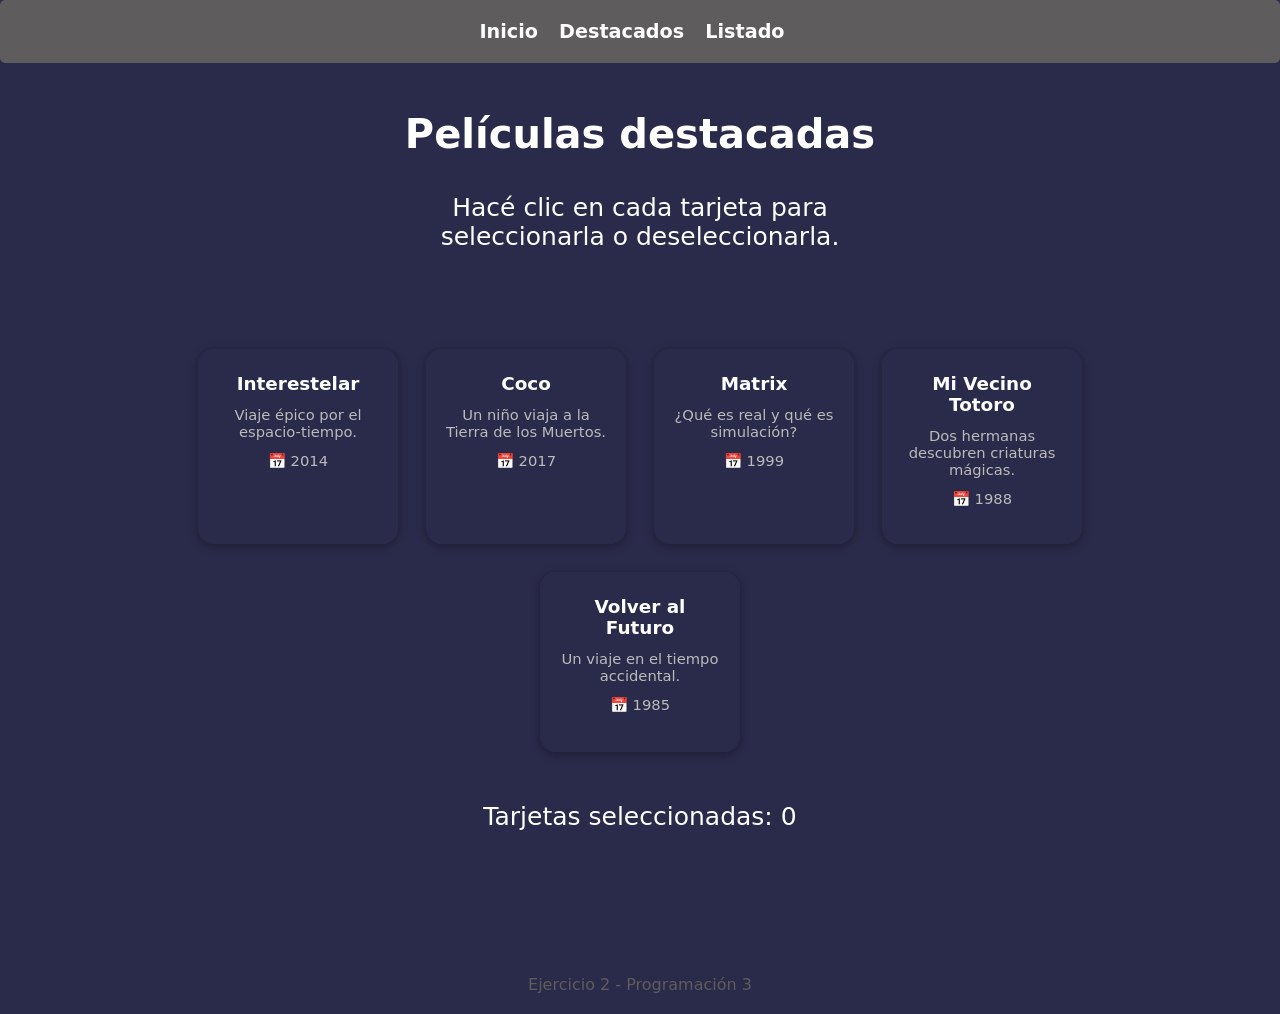
<file: destacados.html>
<!doctype html>
<html lang="e">
  <head>
    <meta charset="UTF-8" />
    <meta name="viewport" content="width=device-width, initial-scale=1.0" />
    <link rel="stylesheet" href="style.css" />
    <title>Destacados</title>
  </head>
  <body>
      <nav class="navbar">
        <ul>
          <li><a href="index.html">Inicio</a></li>
          <li><a href="destacados.html">Destacados</a></li>
          <li><a href="listado.html">Listado</a></li>
        </ul>
      </nav>
    <header class="container">
    </header>
    <h1>Películas destacadas</h1>
    <div class="info-box">Hacé clic en cada tarjeta para seleccionarla o deseleccionarla.</div>
    <section class="container">

      <div class="container">
          <div id="tarjetas-container"></div>
          <div class="info-box" id="info-seleccion">
            Tarjetas seleccionadas: 0
          </div>
      </div>
    </section>
    <footer>Ejercicio 2 - Programación 3</footer>

    <script>
    let peliculas = [
      { titulo: "Interestelar",    descripcion: "Viaje épico por el espacio-tiempo.", anio: 2014 },
      { titulo: "Coco",            descripcion: "Un niño viaja a la Tierra de los Muertos.", anio: 2017 },
      { titulo: "Matrix",          descripcion: "¿Qué es real y qué es simulación?", anio: 1999 },
      { titulo: "Mi Vecino Totoro", descripcion: "Dos hermanas descubren criaturas mágicas.", anio: 1988 },
      { titulo: "Volver al Futuro", descripcion: "Un viaje en el tiempo accidental.", anio: 1985 }
    ];

    let contenedorTarjetas = document.getElementById("tarjetas-container");

    peliculas.forEach(function (pelicula) {
      let tarjeta = document.createElement("div");
      tarjeta.classList.add("tarjeta");

      tarjeta.innerHTML =
        '<h3>' + pelicula.titulo + '</h3>' +
        '<p>' + pelicula.descripcion + '</p>' +
        '<p>📅 ' + pelicula.anio + '</p>';

      tarjeta.addEventListener("click", function () {
        tarjeta.classList.toggle("seleccionada"); 
        actualizarContador();
      });

      contenedorTarjetas.appendChild(tarjeta);
    });
    let infoSeleccion = document.getElementById("info-seleccion");

    function actualizarContador() {
      let seleccionadas = document.querySelectorAll(".tarjeta.seleccionada");
      let cantidad = seleccionadas.length;

      if (cantidad === 0) {
        infoSeleccion.textContent = "Tarjetas seleccionadas: 0";
      } else if (cantidad === 1) {
        infoSeleccion.textContent = "1 tarjeta seleccionada ✔️";
      } else {
        infoSeleccion.textContent = cantidad + " tarjetas seleccionadas ✔️";
      }
    }
  </script>
  </body>
</html>
</file>
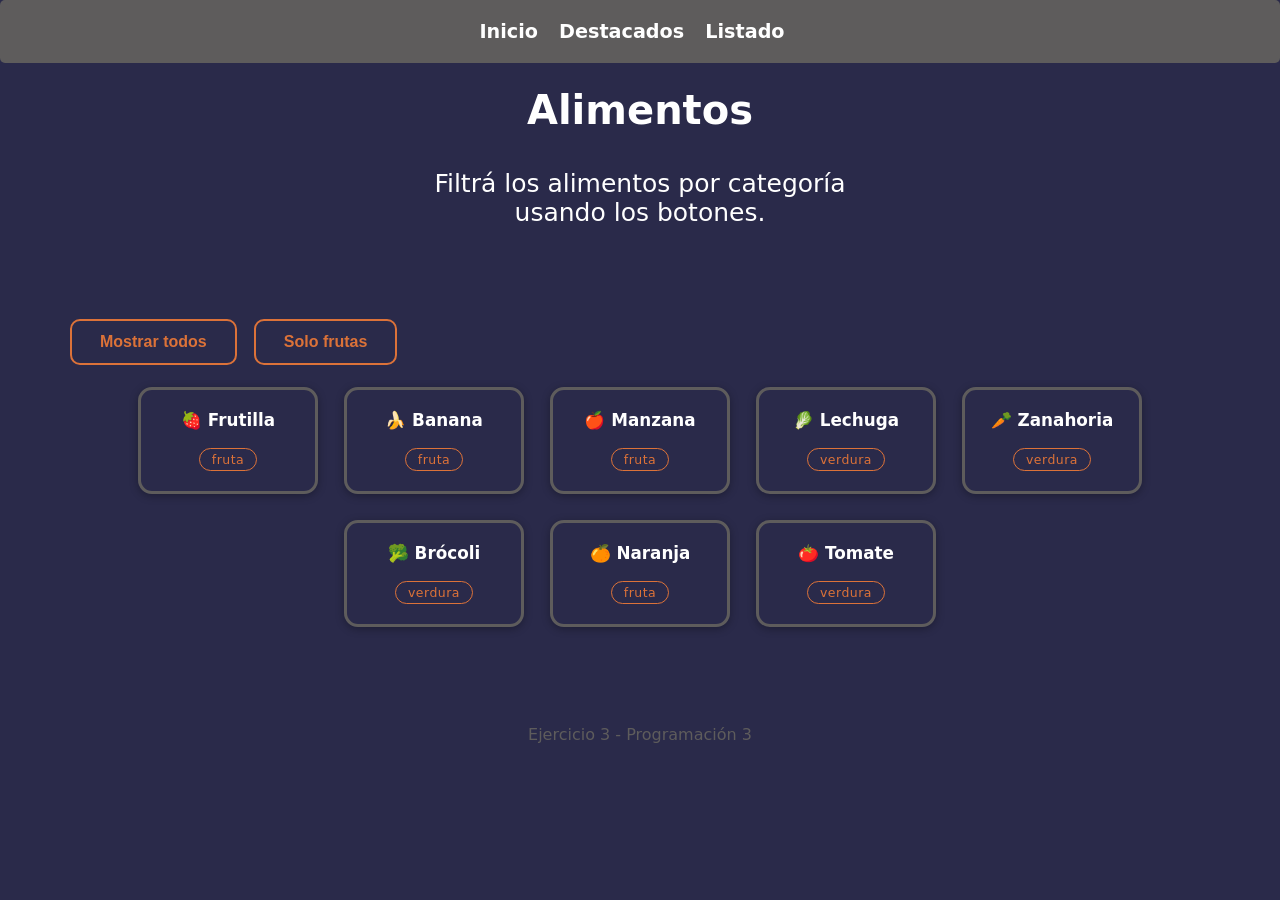
<file: listado.html>
<!doctype html>
<html lang="es">
  <head>
    <meta charset="UTF-8" />
    <meta name="viewport" content="width=device-width, initial-scale=1.0" />
    <link rel="stylesheet" href="style.css" />
    <title>Listado</title>
  </head>
  <body>
    <nav class="navbar">
      <ul>
        <li><a href="index.html">Inicio</a></li>
        <li><a href="destacados.html">Destacados</a></li>
        <li><a href="listado.html">Listado</a></li>
      </ul>
    </nav>
    <header class="container">
      <h1>Alimentos</h1>
      <div class="info-box">
        Filtrá los alimentos por categoría usando los botones.
      </div>
    </header>
 <section class="container">
  <div class="filtros">
      <button class="btn" id="btn-todos">Mostrar todos</button>
      <button class="btn" id="btn-frutas">Solo frutas</button>
  </div >
      <div  id="listado-container"></div>

 </section>
    <footer>Ejercicio 3 - Programación 3</footer>

     <script>
 
    let alimentos = [
      { nombre: "Frutilla",    emoji: "🍓", categoria: "fruta" },
      { nombre: "Banana",      emoji: "🍌", categoria: "fruta" },
      { nombre: "Manzana",     emoji: "🍎", categoria: "fruta" },
      { nombre: "Lechuga",     emoji: "🥬", categoria: "verdura" },
      { nombre: "Zanahoria",   emoji: "🥕", categoria: "verdura" },
      { nombre: "Brócoli",     emoji: "🥦", categoria: "verdura" },
      { nombre: "Naranja",     emoji: "🍊", categoria: "fruta" },
      { nombre: "Tomate",      emoji: "🍅", categoria: "verdura" }
    ];

    let contenedorListado = document.getElementById("listado-container");

  
    function mostrarAlimentos(lista) {
      let htmlBloques = lista.map(function (item) {
        return (
          '<div class="bloque-item">' +
            '<h3>' + item.emoji + ' ' + item.nombre + '</h3>' +
            '<span class="categoria">' + item.categoria + '</span>' +
          '</div>'
        );
      });

      contenedorListado.innerHTML = htmlBloques.join("");
    }

    mostrarAlimentos(alimentos);


    let btnTodos  = document.getElementById("btn-todos");
    let btnFrutas = document.getElementById("btn-frutas");

    btnTodos.addEventListener("click", function () {
      mostrarAlimentos(alimentos);
    });

    btnFrutas.addEventListener("click", function () {
      let soloFrutas = alimentos.filter(function (item) {
        return item.categoria === "fruta";
      });

      mostrarAlimentos(soloFrutas);
    });
  </script>
  </body>
</html>
</file>
<file: style.css>
:root {
  --primary-color: #2a2a4a;
  --secondary-color: #5e5c5c;
  --accent-color: #f17b37e5;
  --text-color: #fff;
}

* {
  margin: 0;
  padding: 0;
  box-sizing: border-box;
}

body {
  font-family:
    system-ui,
    -apple-system,
    BlinkMacSystemFont,
    "Segoe UI",
    Roboto,
    Oxygen,
    Ubuntu,
    Cantarell,
    "Open Sans",
    "Helvetica Neue",
    sans-serif;
  background-color: var(--primary-color);
  color: var(--text-color);
}

footer {
  text-align: center;
  padding: 20px;
  margin-top: 40px;
  color: var(--secondary-color);
  font-size: 1rem;
}

h1 {
  text-align: center;
  margin: 0px 0;
  font-size: 2.5rem;
}

p {
  text-align: center;
  margin: 12px 0;
  font-size: 1.1rem;
}

.navbar {
  background-color: var(--secondary-color);
  padding: 1rem;
  border-radius: 5px;
  text-align: center;
  padding: 20px;
}

.navbar a {
  color: var(--text-color);
  text-decoration: none;
  font-weight: bold;
  margin-right: 1rem;
  font-size: 1.2rem;
}

.navbar li {
  display: inline-block;
}

.navbar a:hover {
  text-decoration: underline;
  color: var(--accent-color);
}

.container {
  max-width: 1200px;
  margin: 0 auto;
  padding: 1.5rem;
}

#lista-meriendas {
  display: flex;
  flex-wrap: wrap;
  gap: 16px;
  justify-content: center;
  padding: 10px 0;
}

.merienda-item {
  width: 170px;
  height: 110px;
  padding: 18px 14px;
  margin: 4px;
  border: 3px solid var(--secondary-color);
  border-radius: 14px;
  background: transparent;
  color: var(--text-color);
  text-align: center;
  font-size: 1.05rem;
  display: flex;
  align-items: center;
  justify-content: center;
  box-shadow: 0 2px 8px rgba(0, 0, 0, 0.3);
}

.merienda-item:hover {
  border-color: var(--accent-color);
  transform: scale(1.05);
  box-shadow: 0 4px 18px rgba(233, 69, 96, 0.25);
}

.btn {
  display: inline-block;
  padding: 12px 28px;
  margin: 8px 6px;
  border: 2px solid var(--accent-color);
  border-radius: 10px;
  background-color: transparent;
  color: var(--accent-color);
  font-size: 1rem;
  font-weight: 600;
  cursor: pointer;
}

.btn:hover {
  background-color: var(--accent-color);
  color: #fff;
  box-shadow: 0 4px 15px rgba(233, 69, 96, 0.4);
}

.info-box {
  text-align: center;
  padding: 16px 24px;
  margin: 20px auto;
  border-radius: 12px;
  max-width: 500px;
  font-size: 25px;
  font-weight: 500;
}

#tarjetas-container {
  display: flex;
  flex-wrap: wrap;
  gap: 20px;
  justify-content: center;
  padding: 10px 0;
}

.tarjeta {
  width: 200px;
  min-height: 180px;
  padding: 22px 16px;
  margin: 4px;
  border: 2px solid #2a2a4a;
  border-radius: 16px;
  background: transparent;
  color: var(--text-color);
  text-align: center;
  cursor: pointer;
  box-shadow: 0 2px 10px rgba(0, 0, 0, 0.3);
}

.tarjeta h3 {
  color: var(--text-color);
  margin-bottom: 10px;
  font-size: 1.15rem;
}

.tarjeta p {
  font-size: 0.92rem;
  color: #bbb;
}

.tarjeta:hover {
  border-color: var(--text-color);
  transform: translateY(-4px);
  box-shadow: 0 6px 20px rgba(233, 69, 96, 0.2);
}

.tarjeta.seleccionada {
  border-color: var(--accent-color);
  background: var(--secondary-color);
  box-shadow: 0 0 20px rgba(240, 192, 64, 0.35);
}

.tarjeta.seleccionada h3 {
  color: var(--accent-color);
}

#listado-container {
  display: flex;
  flex-wrap: wrap;
  gap: 18px;
  justify-content: center;
  padding: 10px 0;
}


.bloque-item {
  width: 180px;
  padding: 20px 14px;
  margin: 4px;
  border: 3px solid var(--secondary-color);
  border-radius: 14px;
  background: transparent;
  color: var(--text-color);
  text-align: center;
   box-shadow: 0 2px 8px rgba(0, 0, 0, 0.3);

}

.bloque-item h3 {
  color: var(--text-color);
  margin-bottom: 8px;
  font-size: 1.05rem;
}

.bloque-item .categoria {
  display: inline-block;
  padding: 3px 12px;
  margin-top: 10px;
  border: 1px solid var(--accent-color);
  border-radius: 20px;
  font-size: 0.78rem;
  color: var(--accent-color);
  letter-spacing: 0.5px;
}

.bloque-item:hover {
 border-color: var(--accent-color);
  transform: scale(1.05);
  box-shadow: 0 4px 18px rgba(233, 69, 96, 0.25);
}
</file>
